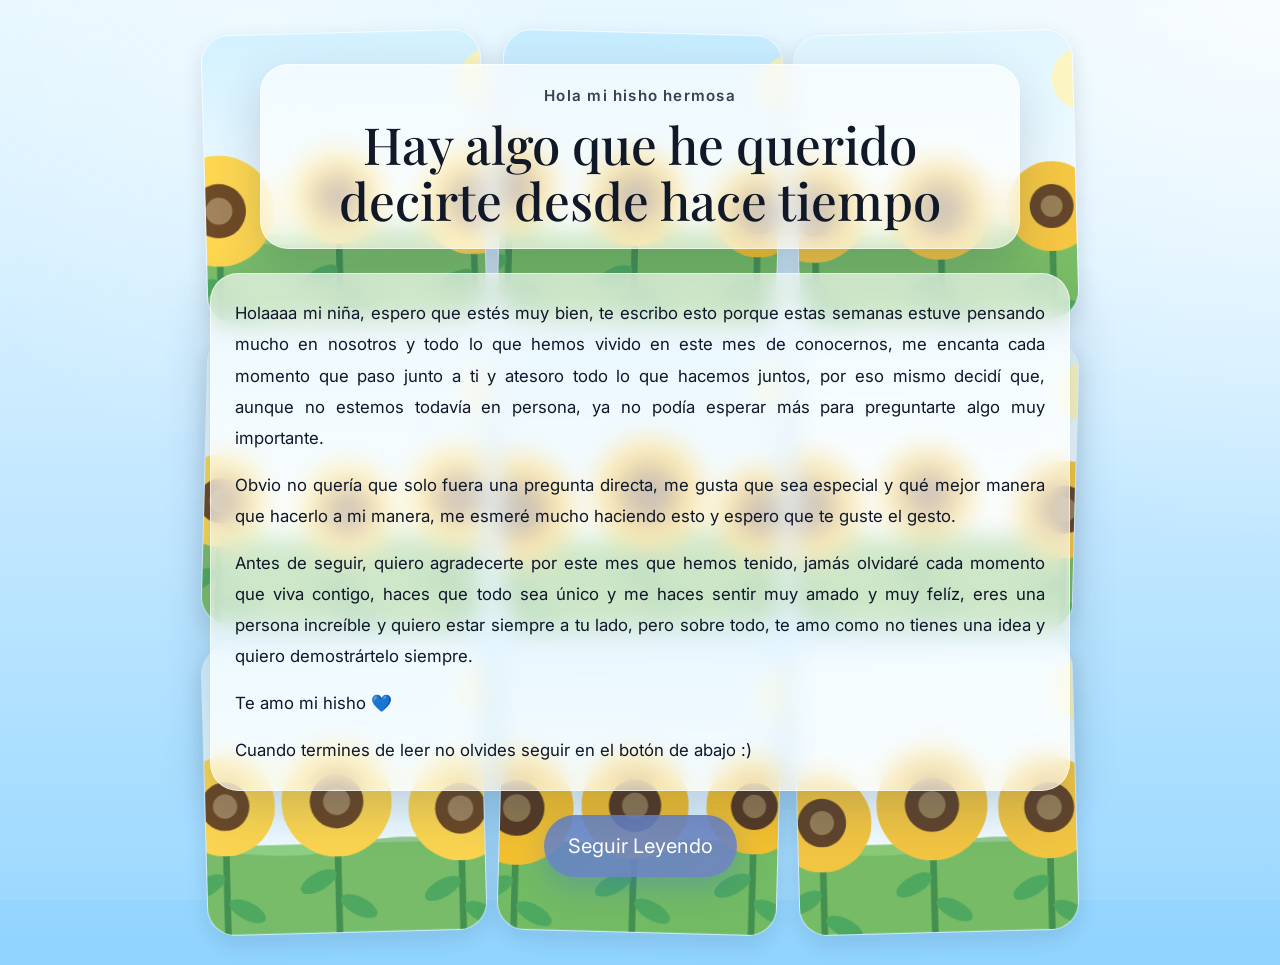
<file: index.html>
<!DOCTYPE html>
<html lang="es">
<head>
  <meta charset="UTF-8" />
  <meta name="viewport" content="width=device-width, initial-scale=1.0" />
  <title>Carta para mi hisho</title>
  <link rel="preconnect" href="https://fonts.googleapis.com">
  <link rel="preconnect" href="https://fonts.gstatic.com" crossorigin>
  <link href="https://fonts.googleapis.com/css2?family=Playfair+Display:wght@600;700&family=Inter:wght@400;500;600&display=swap" rel="stylesheet">
  <link href="https://cdn.jsdelivr.net/npm/bootstrap@5.3.3/dist/css/bootstrap.min.css" rel="stylesheet">
  <link rel="stylesheet" href="assets/css/styles.css" />
</head>
<body class="page page-home">
  <div class="bg-overlay"></div>

  <main class="site-shell">
    <section class="flower-grid" aria-hidden="true">
      <div class="flower-card"><img src="assets/img/flor1.svg" alt=""></div>
      <div class="flower-card"><img src="assets/img/flor2.svg" alt=""></div>
      <div class="flower-card"><img src="assets/img/flor3.svg" alt=""></div>
      <div class="flower-card"><img src="assets/img/flor4.svg" alt=""></div>
      <div class="flower-card"><img src="assets/img/flor5.svg" alt=""></div>
      <div class="flower-card"><img src="assets/img/flor6.svg" alt=""></div>
      <div class="flower-card"><img src="assets/img/flor7.svg" alt=""></div>
      <div class="flower-card"><img src="assets/img/flor8.svg" alt=""></div>
      <div class="flower-card"><img src="assets/img/flor9.svg" alt=""></div>
    </section>

    <section class="content-wrap container">
      <div class="title-box soft-glass mx-auto text-center">
        <p class="eyebrow mb-2">Hola mi hisho hermosa</p>
        <h1 class="hero-title mb-0">Hay algo que he querido decirte desde hace tiempo</h1>
      </div>

      <div class="letter-box soft-glass mx-auto mt-4">
        <p>
          Holaaaa mi niña, espero que estés muy bien, te escribo esto porque estas semanas estuve pensando mucho en
          nosotros y todo lo que hemos vivido en este mes de conocernos, me encanta cada momento que paso junto a ti
          y atesoro todo lo que hacemos juntos, por eso mismo decidí que, aunque no estemos todavía en persona, ya no
          podía esperar más para preguntarte algo muy importante.
        </p>
        <p>
          Obvio no quería que solo fuera una pregunta directa, me gusta que sea especial y qué mejor manera que hacerlo
          a mi manera, me esmeré mucho haciendo esto y espero que te guste el gesto.
        </p>
        <p>
          Antes de seguir, quiero agradecerte por este mes que hemos tenido, jamás olvidaré cada momento que viva contigo,
          haces que todo sea único y me haces sentir muy amado y muy felíz, eres una persona increíble y quiero estar siempre
          a tu lado, pero sobre todo, te amo como no tienes una idea y quiero demostrártelo siempre.
        </p>
        <p>
          Te amo mi hisho 💙
        </p>
        <p class="mb-0">
          Cuando termines de leer no olvides seguir en el botón de abajo :)
        </p>
      </div>

      <div class="text-center mt-4 pb-4">
        <a class="btn btn-love btn-lg px-4 py-3" href="pregunta.html">Seguir Leyendo</a>
      </div>
    </section>
  </main>
</body>
</html>
</file>
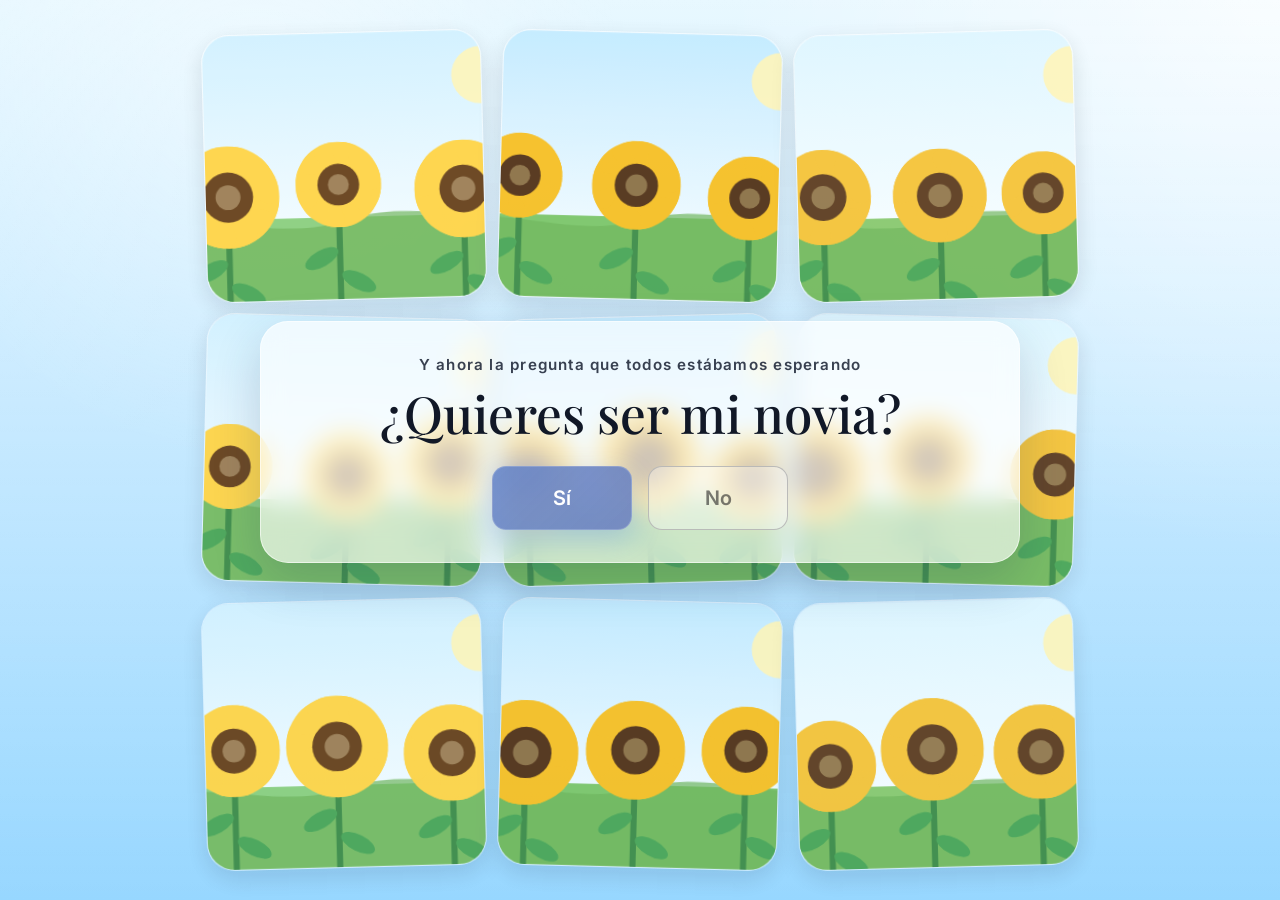
<file: pregunta.html>
<!DOCTYPE html>
<html lang="es">
<head>
  <meta charset="UTF-8" />
  <meta name="viewport" content="width=device-width, initial-scale=1.0" />
  <title>Carta para mi hisho</title>
  <link rel="preconnect" href="https://fonts.googleapis.com">
  <link rel="preconnect" href="https://fonts.gstatic.com" crossorigin>
  <link href="https://fonts.googleapis.com/css2?family=Playfair+Display:wght@600;700&family=Inter:wght@400;500;600&display=swap" rel="stylesheet">
  <link href="https://cdn.jsdelivr.net/npm/bootstrap@5.3.3/dist/css/bootstrap.min.css" rel="stylesheet">
  <link rel="stylesheet" href="assets/css/styles.css" />
</head>
<body class="page page-question">
  <div class="bg-overlay"></div>
  <div class="hearts-layer" id="heartsLayer" aria-hidden="true"></div>

  <main class="site-shell">
    <section class="flower-grid" aria-hidden="true">
      <div class="flower-card"><img src="assets/img/flor1.svg" alt=""></div>
      <div class="flower-card"><img src="assets/img/flor2.svg" alt=""></div>
      <div class="flower-card"><img src="assets/img/flor3.svg" alt=""></div>
      <div class="flower-card"><img src="assets/img/flor4.svg" alt=""></div>
      <div class="flower-card"><img src="assets/img/flor5.svg" alt=""></div>
      <div class="flower-card"><img src="assets/img/flor6.svg" alt=""></div>
      <div class="flower-card"><img src="assets/img/flor7.svg" alt=""></div>
      <div class="flower-card"><img src="assets/img/flor8.svg" alt=""></div>
      <div class="flower-card"><img src="assets/img/flor9.svg" alt=""></div>
    </section>

    <section class="question-wrap container d-flex align-items-center justify-content-center">
      <div class="question-card soft-glass text-center">
        <p class="eyebrow mb-2">Y ahora la pregunta que todos estábamos esperando</p>
        <h1 class="hero-title mb-3">¿Quieres ser mi novia?</h1>
        <p class="question-support mb-4">
          
        </p>

        <div id="questionActions" class="question-actions">
          <button id="yesBtn" class="btn btn-love btn-lg px-4 py-3">Sí</button>
          <button id="noBtn" class="btn btn-outline-light btn-lg px-4 py-3">No</button>
        </div>

        <p id="noText" class="response-text mt-4 d-none">
          Para qué te haces si ya sabemos que sí quieres jajajajajaj
        </p>

        <div id="yesMessage" class="yes-message d-none mt-4">
          <h2 class="mb-2">Sabía que dirías que sí :)</h2>
          <p class="mb-0">
            Siempre daré todo de mi para que seas la mujer más felíz del mundo.
          </p>
          <p class="mb-0">
            Te amo y siempre te amaré con todo mi corazón mi amor 🌻💛🌻
          </p>
        </div>
      </div>
    </section>
  </main>

  <script src="assets/js/main.js"></script>
</body>
</html>
</file>
<file: assets/css/styles.css>
:root {
  --sky-1: #dff5ff;
  --sky-2: #bfe7ff;
  --sky-3: #8fd4ff;
  --text-main: #0f172a;
  --panel: rgba(255, 255, 255, 0.64);
  --panel-border: rgba(255, 255, 255, 0.58);
  --shadow-soft: 0 18px 48px rgba(25, 54, 88, 0.20);
  --love: #6283c9dc;
  --love-dark: #7085c0ee;
}

* { box-sizing: border-box; }
html, body { min-height: 100%; }

body {
  margin: 0;
  font-family: "Inter", system-ui, -apple-system, BlinkMacSystemFont, "Segoe UI", sans-serif;
  color: var(--text-main);
  background:
    radial-gradient(circle at top right, rgba(255,255,255,0.75), transparent 35%),
    linear-gradient(180deg, var(--sky-1) 0%, var(--sky-2) 42%, var(--sky-3) 100%);
  overflow-x: hidden;
}

.page { position: relative; }

.bg-overlay {
  position: fixed;
  inset: 0;
  background:
    linear-gradient(to bottom, rgba(255,255,255,0.28), rgba(255,255,255,0.08)),
    radial-gradient(circle at 20% 10%, rgba(255,255,255,0.32), transparent 28%);
  pointer-events: none;
}

.site-shell {
  position: relative;
  min-height: 100vh;
  padding: 3rem 0 4rem;
  isolation: isolate;
}

.flower-grid {
  position: absolute;
  inset: 2rem 1rem 2rem 1rem;
  display: grid;
  grid-template-columns: repeat(3, minmax(180px, 280px));
  justify-content: center;
  gap: 1rem;
  opacity: 0.95;
  z-index: -1;
}

.flower-card {
  border-radius: 28px;
  overflow: hidden;
  background: rgba(255,255,255,0.18);
  border: 1px solid rgba(255,255,255,0.45);
  box-shadow: 0 8px 24px rgba(15, 23, 42, 0.12);
  backdrop-filter: blur(2px);
  min-height: 180px;
  transform: rotate(calc(var(--r, 0) * 1deg));
}

.flower-card:nth-child(odd) { --r: -1.5; }
.flower-card:nth-child(even) { --r: 1.5; }
.flower-card img {
  width: 100%;
  height: 100%;
  display: block;
  object-fit: cover;
}

.content-wrap {
  position: relative;
  z-index: 2;
  padding-top: 1rem;
}

.soft-glass {
  background: var(--panel);
  backdrop-filter: blur(12px);
  border: 1px solid var(--panel-border);
  box-shadow: var(--shadow-soft);
  border-radius: 28px;
}

.title-box {
  max-width: 760px;
  padding: 1.25rem 1.5rem;
}

.letter-box {
  max-width: 860px;
  padding: 1.5rem;
  line-height: 1.85;
  text-align: justify;
  font-size: 1.05rem;
}

.eyebrow {
  font-size: 0.95rem;
  font-weight: 600;
  letter-spacing: 0.08em;
  opacity: 0.82;
}

.hero-title {
  font-family: "Playfair Display", Georgia, serif;
  font-size: clamp(2rem, 4vw, 3.3rem);
  line-height: 1.1;
  color: #111827;
}

.btn-love {
  background: linear-gradient(135deg, var(--love), var(--love-dark));
  border: none;
  color: white;
  border-radius: 999px;
  box-shadow: 0 10px 28px rgba(37, 99, 235, 0.25);
  transition: transform .2s ease, box-shadow .2s ease, filter .2s ease;
}

.btn-love:hover {
  transform: translateY(-2px);
  box-shadow: 0 16px 32px rgba(37, 99, 235, 0.28);
  filter: saturate(1.05);
  color: white;
}

.question-wrap {
  min-height: calc(100vh - 7rem);
}

.question-card {
  width: min(760px, calc(100% - 1.5rem));
  padding: 2rem 1.5rem;
}

.question-support {
  max-width: 560px;
  margin-inline: auto;
  line-height: 1.7;
}

.response-text {
  font-weight: 600;
  color: #2a52be;
}

.yes-message {
  background: rgba(255, 255, 255, 0.75);
  border-radius: 20px;
  padding: 1rem;
}

.yes-message h2 {
  font-family: "Playfair Display", Georgia, serif;
  font-size: 1.4rem;
}

.hearts-layer {
  position: fixed;
  inset: 0;
  pointer-events: none;
  overflow: hidden;
}

.heart {
  position: absolute;
  bottom: -30px;
  font-size: 24px;
  animation: floatHeart linear forwards;
  opacity: 0.85;
}

@keyframes floatHeart {
  0% {
    transform: translateY(0) scale(0.8);
    opacity: 0;
  }
  10% { opacity: 0.85; }
  100% {
    transform: translateY(-110vh) translateX(var(--x-shift, 0px)) scale(1.2);
    opacity: 0;
  }
}

@media (max-width: 991.98px) {
  .flower-grid {
    grid-template-columns: repeat(3, minmax(120px, 1fr));
    inset: 1rem 0.75rem 1.5rem 0.75rem;
  }
  .flower-card { min-height: 135px; }
  .site-shell { padding-top: 1.75rem; }
}

@media (max-width: 767.98px) {
  .flower-grid { grid-template-columns: repeat(2, minmax(120px, 1fr)); }
  .title-box, .letter-box, .question-card { width: calc(100% - 1rem); }
  .letter-box { font-size: 0.98rem; }
}

@media (max-width: 480px) {
  .flower-grid { grid-template-columns: repeat(2, minmax(110px, 1fr)); gap: 0.75rem; }
  .flower-card { min-height: 120px; }
  .question-card { padding: 1.5rem 1rem; }
}


/* Ajustes solicitados para los botones de la pregunta */
.question-actions{
  display:flex;
  justify-content:center;
  gap:1rem;
  flex-wrap:wrap;
}

.question-actions .btn{
  min-width: 140px;
  min-height: 56px;
  border-radius: 14px !important;
  font-weight: 600;
}

.question-actions .btn-love{
  background: linear-gradient(135deg, var(--love), var(--love-dark));
  color: #fff;
  border: 1px solid rgba(255,255,255,0.18);
}

.question-actions .btn-outline-light{
  color: #1d1d1d94;
  border: 1px solid rgba(182, 182, 182, 0.904);
  background: rgba(255, 255, 255, 0.349);
}

.question-actions .btn-outline-light:hover{
  background: rgba(255,255,255,0.18);
  color: #292828;
}

.question-actions.is-hidden{
  display:none !important;
}
</file>
